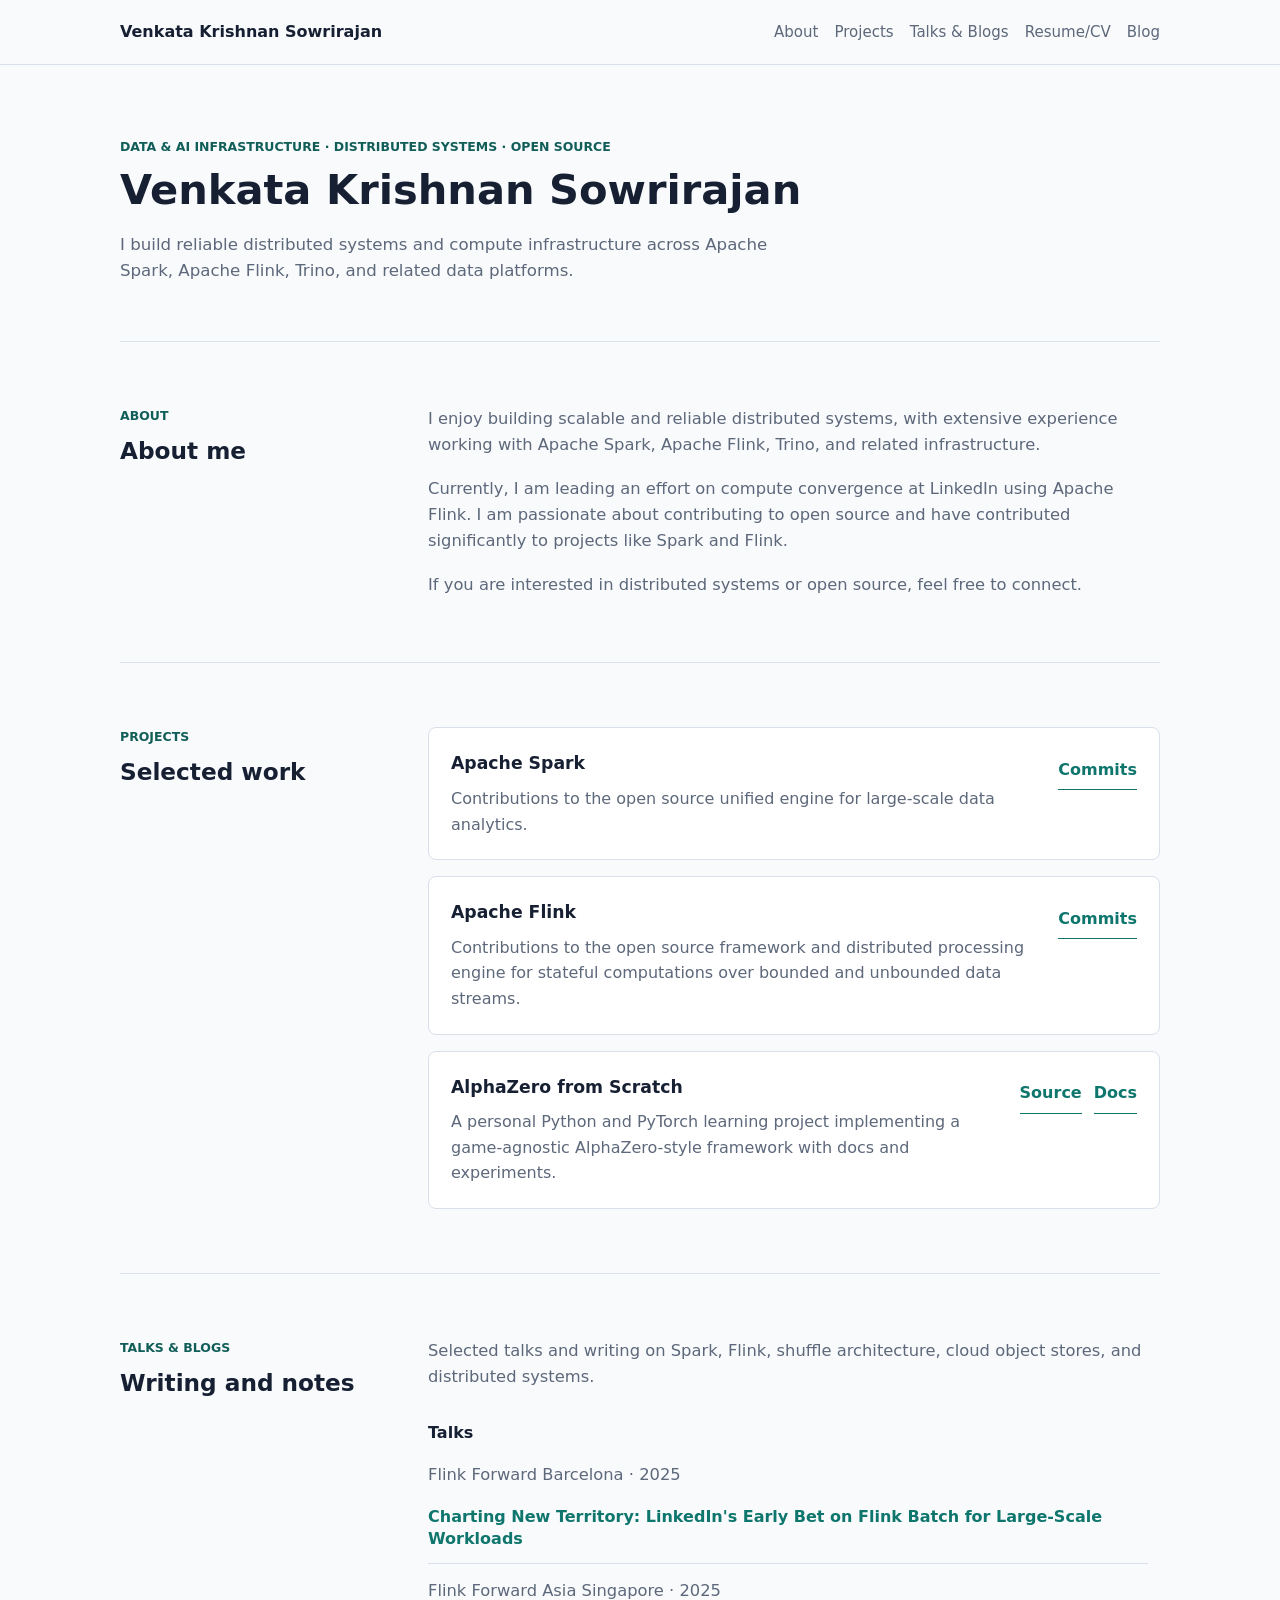
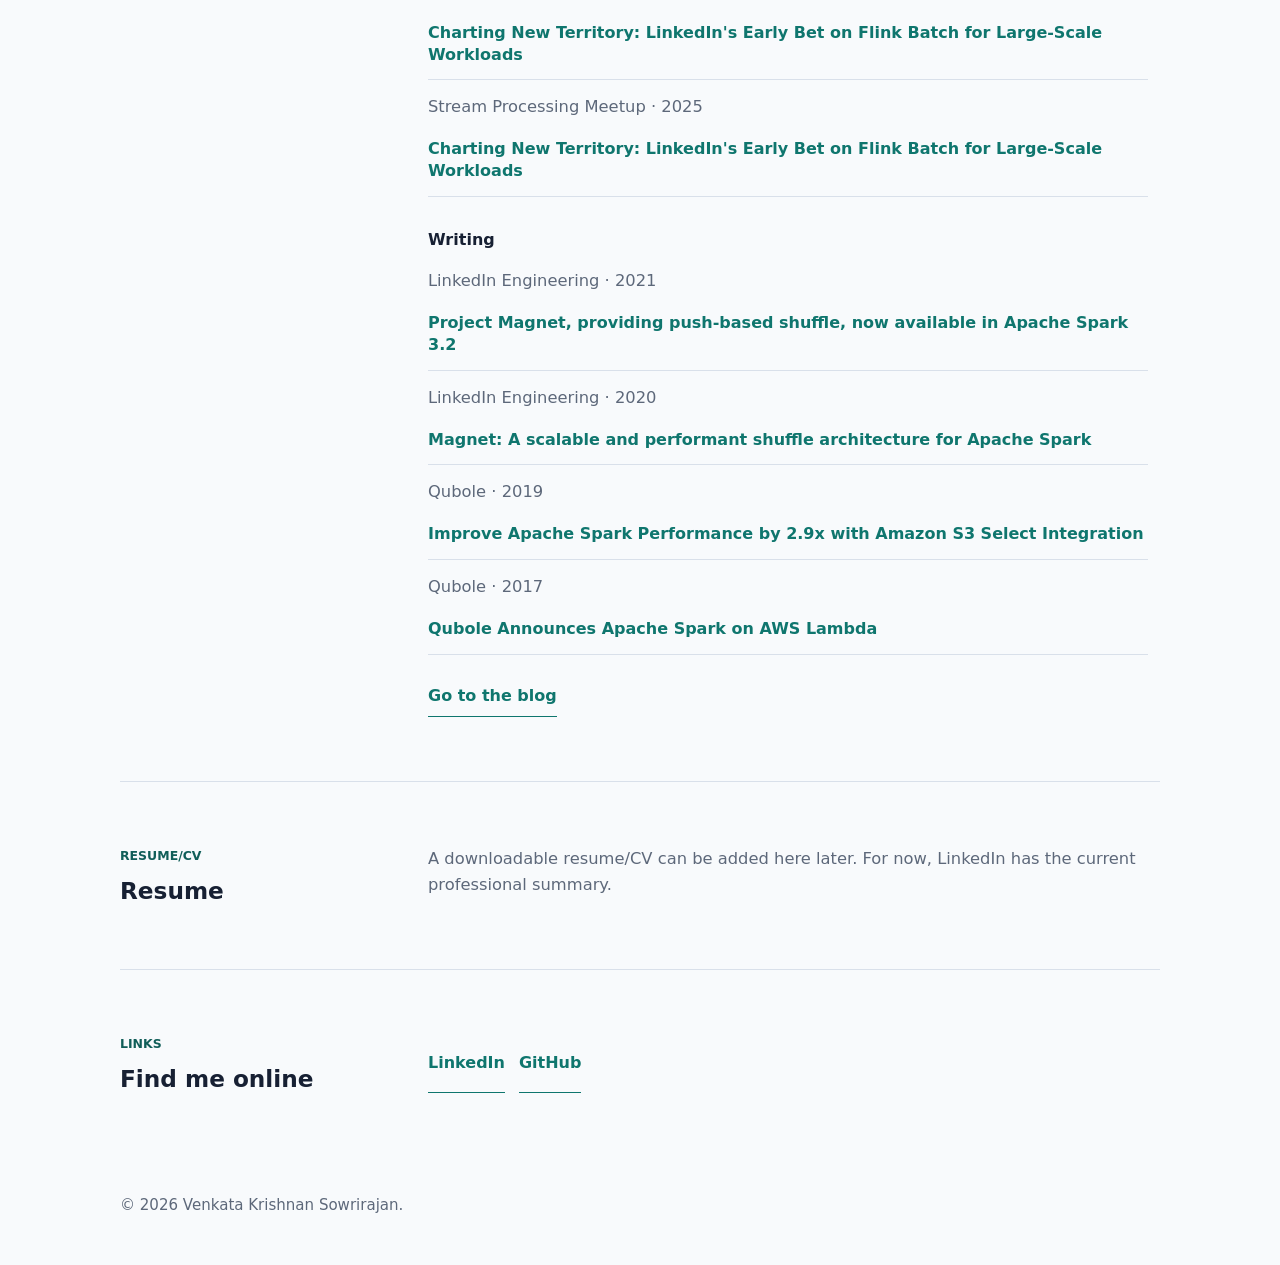
<file: index.html>
<!doctype html>
<html lang="en">
  <head>
    <meta charset="utf-8">
    <meta name="viewport" content="width=device-width, initial-scale=1">
    <title>Venkata Krishnan Sowrirajan</title>
    <meta
      name="description"
      content="Venkata Krishnan Sowrirajan is a data and AI infrastructure engineer working on distributed systems and open source projects including Apache Spark and Apache Flink."
    >
    <link rel="stylesheet" href="styles.css">
  </head>
  <body>
    <header class="site-header">
      <nav class="nav" aria-label="Primary navigation">
        <a class="brand" href="#top">Venkata Krishnan Sowrirajan</a>
        <div class="nav-links">
          <a href="#about">About</a>
          <a href="#projects">Projects</a>
          <a href="#talks-blogs">Talks &amp; Blogs</a>
          <a href="#resume">Resume/CV</a>
          <a href="blog/">Blog</a>
        </div>
      </nav>
    </header>

    <main id="top">
      <section class="hero" aria-labelledby="hero-title">
        <p class="eyebrow">Data &amp; AI Infrastructure · Distributed Systems · Open Source</p>
        <h1 id="hero-title">Venkata Krishnan Sowrirajan</h1>
        <p class="hero-copy">
          I build reliable distributed systems and compute infrastructure across Apache Spark,
          Apache Flink, Trino, and related data platforms.
        </p>
      </section>

      <section id="about" class="section" aria-labelledby="about-title">
        <div class="section-heading">
          <p class="section-kicker">About</p>
          <h2 id="about-title">About me</h2>
        </div>
        <div class="section-body">
          <p>
            I enjoy building scalable and reliable distributed systems, with extensive experience working
            with Apache Spark, Apache Flink, Trino, and related infrastructure.
          </p>
          <p>
            Currently, I am leading an effort on compute convergence at LinkedIn using Apache Flink. I am
            passionate about contributing to open source and have contributed significantly to projects
            like Spark and Flink.
          </p>
          <p>
            If you are interested in distributed systems or open source, feel free to connect.
          </p>
        </div>
      </section>

      <section id="projects" class="section" aria-labelledby="projects-title">
        <div class="section-heading">
          <p class="section-kicker">Projects</p>
          <h2 id="projects-title">Selected work</h2>
        </div>
        <div class="project-list">
          <article class="project-card">
            <div>
              <h3>Apache Spark</h3>
              <p>
                Contributions to the open source unified engine for large-scale data analytics.
              </p>
            </div>
            <a href="https://github.com/apache/spark/commits?author=venkata91" aria-label="View Venkata's Apache Spark commits">Commits</a>
          </article>

          <article class="project-card">
            <div>
              <h3>Apache Flink</h3>
              <p>
                Contributions to the open source framework and distributed processing engine for stateful
                computations over bounded and unbounded data streams.
              </p>
            </div>
            <a href="https://github.com/apache/flink/commits?author=venkata91" aria-label="View Venkata's Apache Flink commits">Commits</a>
          </article>

          <article class="project-card">
            <div>
              <h3>AlphaZero from Scratch</h3>
              <p>
                A personal Python and PyTorch learning project implementing a game-agnostic
                AlphaZero-style framework with docs and experiments.
              </p>
            </div>
            <div class="project-links">
              <a href="https://github.com/venkata91/alphazero">Source</a>
              <a href="https://venkata91.github.io/alphazero/">Docs</a>
            </div>
          </article>
        </div>
      </section>

      <section id="talks-blogs" class="section" aria-labelledby="talks-blogs-title">
        <div class="section-heading">
          <p class="section-kicker">Talks &amp; Blogs</p>
          <h2 id="talks-blogs-title">Writing and notes</h2>
        </div>
        <div class="section-body">
          <p>
            Selected talks and writing on Spark, Flink, shuffle architecture, cloud object stores, and
            distributed systems.
          </p>
          <h3 class="list-heading">Talks</h3>
          <div class="writing-list">
            <article class="writing-item">
              <p class="writing-meta">Flink Forward Barcelona · 2025</p>
              <h3>
                <a href="https://www.flink-forward.org/barcelona-2025/speakers">
                  Charting New Territory: LinkedIn's Early Bet on Flink Batch for Large-Scale Workloads
                </a>
              </h3>
            </article>
            <article class="writing-item">
              <p class="writing-meta">Flink Forward Asia Singapore · 2025</p>
              <h3>
                <a href="https://asia.flink-forward.org/singapore-2025/speakers">
                  Charting New Territory: LinkedIn's Early Bet on Flink Batch for Large-Scale Workloads
                </a>
              </h3>
            </article>
            <article class="writing-item">
              <p class="writing-meta">Stream Processing Meetup · 2025</p>
              <h3>
                <a href="https://www.meetup.com/stream-processing-meetup-linkedin/events/311556444/">
                  Charting New Territory: LinkedIn's Early Bet on Flink Batch for Large-Scale Workloads
                </a>
              </h3>
            </article>
          </div>
          <h3 class="list-heading">Writing</h3>
          <div class="writing-list">
            <article class="writing-item">
              <p class="writing-meta">LinkedIn Engineering · 2021</p>
              <h3>
                <a href="https://www.linkedin.com/blog/engineering/open-source/push-based-shuffle-in-apache-spark">
                  Project Magnet, providing push-based shuffle, now available in Apache Spark 3.2
                </a>
              </h3>
            </article>
            <article class="writing-item">
              <p class="writing-meta">LinkedIn Engineering · 2020</p>
              <h3>
                <a href="https://www.linkedin.com/blog/engineering/open-source/introducing-magnet">
                  Magnet: A scalable and performant shuffle architecture for Apache Spark
                </a>
              </h3>
            </article>
            <article class="writing-item">
              <p class="writing-meta">Qubole · 2019</p>
              <h3>
                <a href="https://www.qubole.com/blog/amazon-s3-select-integration">
                  Improve Apache Spark Performance by 2.9x with Amazon S3 Select Integration
                </a>
              </h3>
            </article>
            <article class="writing-item">
              <p class="writing-meta">Qubole · 2017</p>
              <h3>
                <a href="https://www.qubole.com/blog/spark-on-aws-lambda">
                  Qubole Announces Apache Spark on AWS Lambda
                </a>
              </h3>
            </article>
          </div>
          <a class="text-link" href="blog/">Go to the blog</a>
        </div>
      </section>

      <section id="resume" class="section" aria-labelledby="resume-title">
        <div class="section-heading">
          <p class="section-kicker">Resume/CV</p>
          <h2 id="resume-title">Resume</h2>
        </div>
        <div class="section-body">
          <p>
            A downloadable resume/CV can be added here later. For now, LinkedIn has the current
            professional summary.
          </p>
        </div>
      </section>

      <section id="links" class="section compact-section" aria-labelledby="links-title">
        <div class="section-heading">
          <p class="section-kicker">Links</p>
          <h2 id="links-title">Find me online</h2>
        </div>
        <div class="link-row">
          <a href="https://www.linkedin.com/in/venkatakrishnans/">LinkedIn</a>
          <a href="https://github.com/venkata91">GitHub</a>
        </div>
      </section>
    </main>

    <footer class="site-footer">
      <p>&copy; 2026 Venkata Krishnan Sowrirajan.</p>
    </footer>
  </body>
</html>
</file>
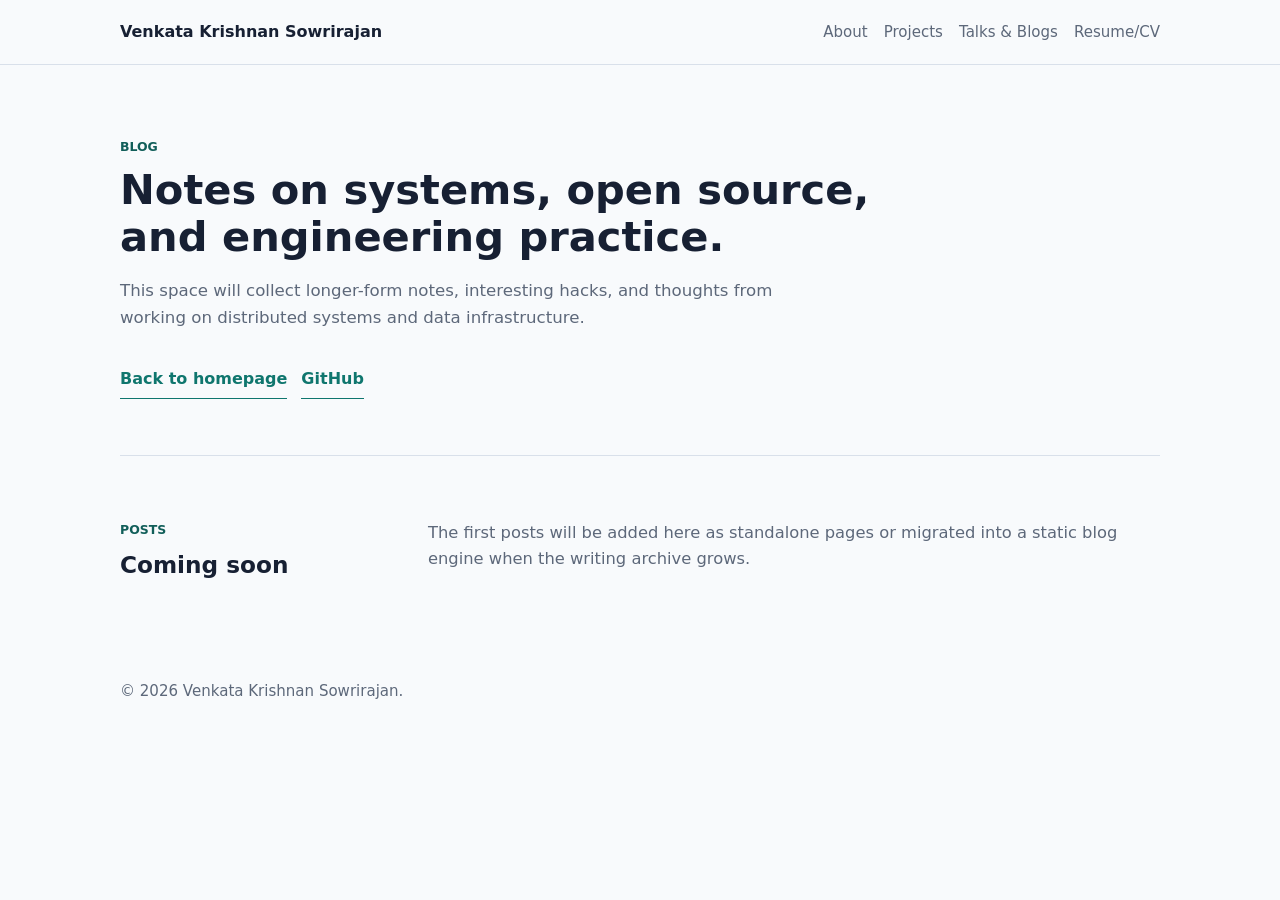
<file: blog/index.html>
<!doctype html>
<html lang="en">
  <head>
    <meta charset="utf-8">
    <meta name="viewport" content="width=device-width, initial-scale=1">
    <title>Blog | Venkata Krishnan Sowrirajan</title>
    <meta
      name="description"
      content="Technical notes and writing by Venkata Krishnan Sowrirajan on distributed systems, open source, and engineering."
    >
    <link rel="stylesheet" href="../styles.css">
  </head>
  <body>
    <header class="site-header">
      <nav class="nav" aria-label="Primary navigation">
        <a class="brand" href="../">Venkata Krishnan Sowrirajan</a>
        <div class="nav-links">
          <a href="../#about">About</a>
          <a href="../#projects">Projects</a>
          <a href="../#talks-blogs">Talks &amp; Blogs</a>
          <a href="../#resume">Resume/CV</a>
        </div>
      </nav>
    </header>

    <main>
      <section class="hero" aria-labelledby="blog-title">
        <p class="eyebrow">Blog</p>
        <h1 id="blog-title">Notes on systems, open source, and engineering practice.</h1>
        <p class="hero-copy">
          This space will collect longer-form notes, interesting hacks, and thoughts from working on
          distributed systems and data infrastructure.
        </p>
        <div class="link-row">
          <a href="../">Back to homepage</a>
          <a href="https://github.com/venkata91">GitHub</a>
        </div>
      </section>

      <section class="section compact-section" aria-labelledby="posts-title">
        <div class="section-heading">
          <p class="section-kicker">Posts</p>
          <h2 id="posts-title">Coming soon</h2>
        </div>
        <div class="section-body">
          <p>
            The first posts will be added here as standalone pages or migrated into a static blog engine
            when the writing archive grows.
          </p>
        </div>
      </section>
    </main>

    <footer class="site-footer">
      <p>&copy; 2026 Venkata Krishnan Sowrirajan.</p>
    </footer>
  </body>
</html>
</file>
<file: styles.css>
:root {
  color-scheme: light;
  --bg: #f8fafc;
  --panel: #ffffff;
  --text: #172033;
  --muted: #5d687a;
  --line: #d9e0ea;
  --accent: #0f766e;
  --accent-strong: #115e59;
  --max-width: 1040px;
}

* {
  box-sizing: border-box;
}

html {
  scroll-behavior: smooth;
}

body {
  margin: 0;
  background: var(--bg);
  color: var(--text);
  font-family: Inter, ui-sans-serif, system-ui, -apple-system, BlinkMacSystemFont, "Segoe UI", sans-serif;
  line-height: 1.6;
}

a {
  color: var(--accent);
  text-decoration: none;
}

a:hover,
a:focus {
  color: var(--accent-strong);
  text-decoration: underline;
}

.site-header {
  position: sticky;
  top: 0;
  z-index: 10;
  background: rgba(248, 250, 252, 0.94);
  border-bottom: 1px solid var(--line);
  backdrop-filter: blur(12px);
}

.nav,
main,
.site-footer {
  width: min(var(--max-width), calc(100% - 40px));
  margin: 0 auto;
}

main,
.section {
  scroll-margin-top: 88px;
}

.nav {
  display: flex;
  align-items: center;
  justify-content: space-between;
  gap: 24px;
  min-height: 64px;
}

.brand {
  color: var(--text);
  font-weight: 700;
}

.nav-links {
  display: flex;
  flex-wrap: wrap;
  gap: 16px;
  justify-content: flex-end;
  font-size: 0.94rem;
}

.nav-links a {
  color: var(--muted);
}

.hero {
  padding: 72px 0 56px;
  border-bottom: 1px solid var(--line);
}

.eyebrow,
.section-kicker {
  margin: 0 0 10px;
  color: var(--accent-strong);
  font-size: 0.78rem;
  font-weight: 700;
  letter-spacing: 0;
  text-transform: uppercase;
}

h1,
h2,
h3,
p {
  overflow-wrap: anywhere;
}

h1 {
  max-width: 760px;
  margin: 0;
  font-size: 2.6rem;
  line-height: 1.12;
  letter-spacing: 0;
}

.hero-copy {
  max-width: 680px;
  margin: 18px 0 0;
  color: var(--muted);
  font-size: 1.04rem;
}

.link-row {
  display: flex;
  flex-wrap: wrap;
  gap: 14px;
  margin-top: 28px;
}

.link-row a,
.text-link,
.project-card > a,
.project-links a {
  display: inline-flex;
  align-items: center;
  min-height: 40px;
  border-bottom: 1px solid currentColor;
  font-weight: 700;
}

.section {
  display: grid;
  grid-template-columns: minmax(180px, 260px) 1fr;
  gap: 48px;
  padding: 64px 0;
  border-bottom: 1px solid var(--line);
}

.section-heading h2 {
  margin: 0;
  font-size: 1.45rem;
  line-height: 1.25;
}

.section-body {
  max-width: 720px;
}

.section-body p {
  margin: 0 0 18px;
  color: var(--muted);
  font-size: 1.02rem;
}

.section-body p:last-child {
  margin-bottom: 0;
}

.list-heading {
  margin: 30px 0 12px;
  font-size: 1rem;
}

.writing-list {
  display: grid;
  gap: 14px;
  margin: 16px 0 22px;
}

.writing-item {
  padding-bottom: 14px;
  border-bottom: 1px solid var(--line);
}

.writing-item h3 {
  margin: 0;
  font-size: 1rem;
  line-height: 1.35;
}

.writing-meta {
  margin: 0 0 4px;
  color: var(--muted);
  font-size: 0.9rem;
}

.project-list {
  display: grid;
  gap: 16px;
}

.project-card {
  display: flex;
  align-items: flex-start;
  justify-content: space-between;
  gap: 24px;
  padding: 22px;
  background: var(--panel);
  border: 1px solid var(--line);
  border-radius: 8px;
}

.project-card h3 {
  margin: 0 0 8px;
  font-size: 1.08rem;
}

.project-card p {
  margin: 0;
  color: var(--muted);
}

.project-links {
  display: flex;
  flex-wrap: wrap;
  gap: 12px;
  flex: 0 0 auto;
}

.compact-section {
  border-bottom: 0;
}

.compact-section .link-row {
  margin-top: 0;
}

.site-footer {
  padding: 36px 0 48px;
  color: var(--muted);
  font-size: 0.94rem;
}

.site-footer p {
  margin: 0;
}

@media (max-width: 760px) {
  .nav,
  main,
  .site-footer {
    width: min(100% - 28px, var(--max-width));
  }

  .nav {
    align-items: flex-start;
    flex-direction: column;
    gap: 10px;
    padding: 14px 0;
  }

  .nav-links {
    justify-content: flex-start;
    gap: 10px 14px;
  }

  main,
  .section {
    scroll-margin-top: 124px;
  }

  .hero {
    padding: 48px 0 40px;
  }

  h1 {
    font-size: 2rem;
  }

  .section {
    grid-template-columns: 1fr;
    gap: 18px;
    padding: 46px 0;
  }

  .project-card {
    flex-direction: column;
    gap: 14px;
  }

  .project-links {
    flex: none;
  }
}
</file>
